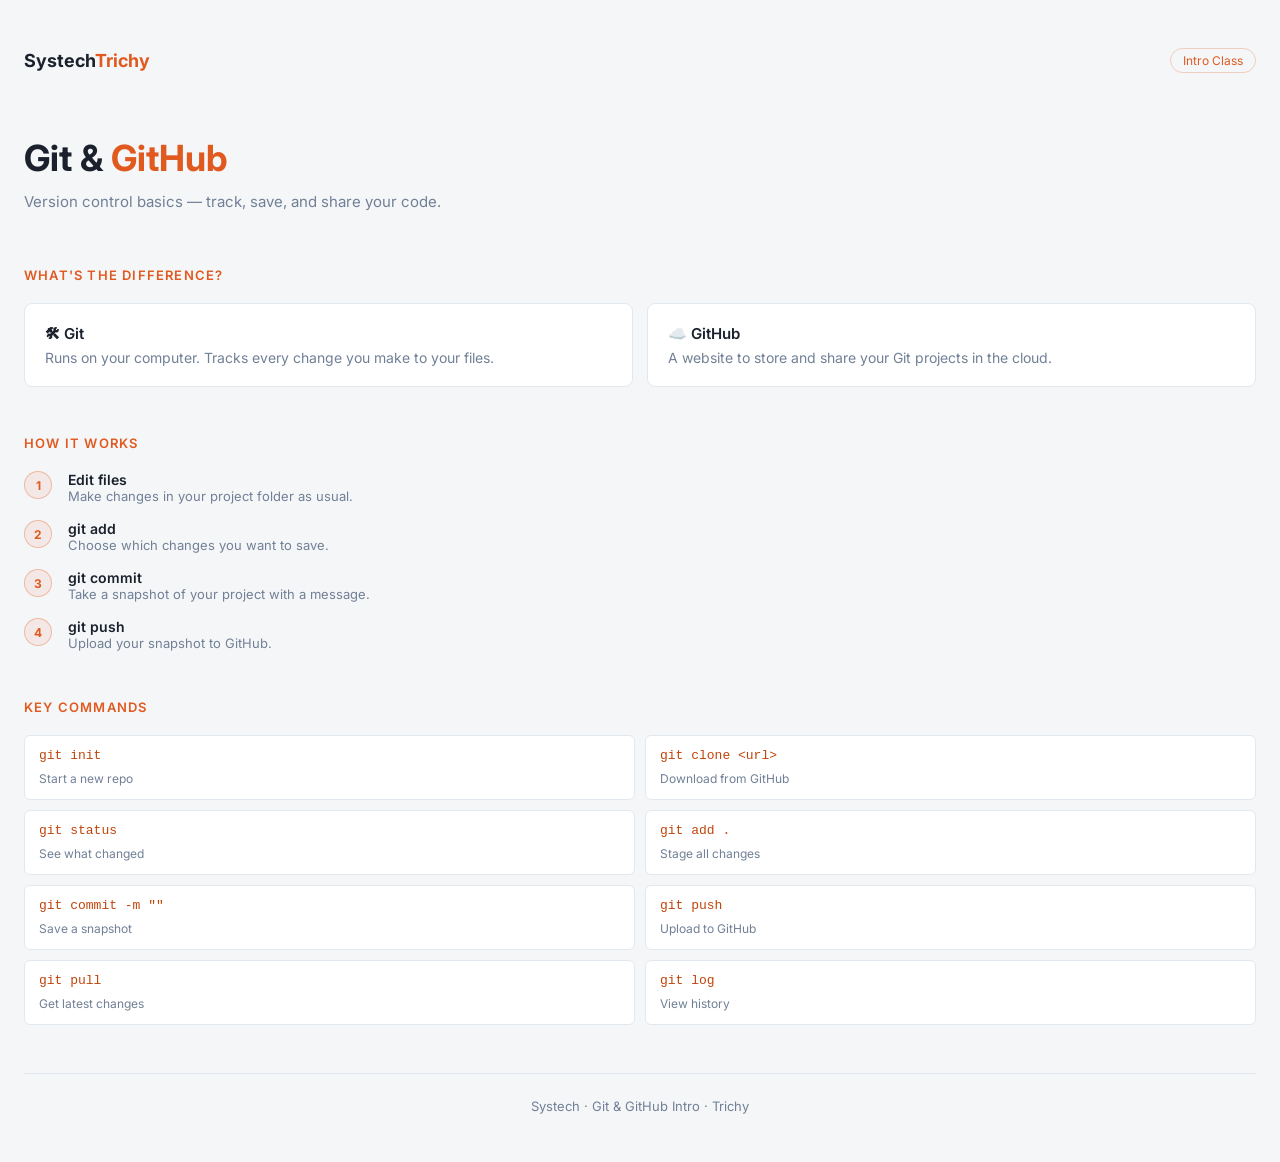
<file: index.html>
<!DOCTYPE html>
<html lang="en">
<head>
  <meta charset="UTF-8"/>
  <meta name="viewport" content="width=device-width, initial-scale=1.0"/>
  <title>Git & GitHub - Systech</title>
  <link rel="icon" type="image/png" href="systech_favicon.png">
  <link href="https://fonts.googleapis.com/css2?family=Inter:wght@400;500;600;700&display=swap" rel="stylesheet"/>
  <link href="style.css" rel = "stylesheet">
</head>
<body>

<nav>
  <div class="logo">Systech<span>Trichy</span></div>
  <div class="tag">Intro Class</div>
</nav>
<div class="hero">
  <h1>Git & <span>GitHub</span></h1>
  <p>Version control basics — track, save, and share your code.</p>
</div>

<div class="block">
  <h2>What's the difference?</h2>
  <div class="cols">
    <div class="col">
      <h3>🛠 Git</h3>
      <p>Runs on your computer. Tracks every change you make to your files.</p>
    </div>
    <div class="col">
      <h3>☁️ GitHub</h3>
      <p>A website to store and share your Git projects in the cloud.</p>
    </div>
  </div>
</div>

<div class="block">
  <h2>How it works</h2>
  <div class="steps">
    <div class="step"><div class="step-n">1</div><div class="step-text"><h4>Edit files</h4><p>Make changes in your project folder as usual.</p></div></div>
    <div class="step"><div class="step-n">2</div><div class="step-text"><h4>git add</h4><p>Choose which changes you want to save.</p></div></div>
    <div class="step"><div class="step-n">3</div><div class="step-text"><h4>git commit</h4><p>Take a snapshot of your project with a message.</p></div></div>
    <div class="step"><div class="step-n">4</div><div class="step-text"><h4>git push</h4><p>Upload your snapshot to GitHub.</p></div></div>
  </div>
</div>

<div class="block">
  <h2>Key commands</h2>
  <div class="cmds">
    <div class="cmd"><code>git init</code><span>Start a new repo</span></div>
    <div class="cmd"><code>git clone &lt;url&gt;</code><span>Download from GitHub</span></div>
    <div class="cmd"><code>git status</code><span>See what changed</span></div>
    <div class="cmd"><code>git add .</code><span>Stage all changes</span></div>
    <div class="cmd"><code>git commit -m ""</code><span>Save a snapshot</span></div>
    <div class="cmd"><code>git push</code><span>Upload to GitHub</span></div>
    <div class="cmd"><code>git pull</code><span>Get latest changes</span></div>
    <div class="cmd"><code>git log</code><span>View history</span></div>
  </div>
</div>

<footer>Systech · Git & GitHub Intro · Trichy</footer>

</body>
</html>
</file>
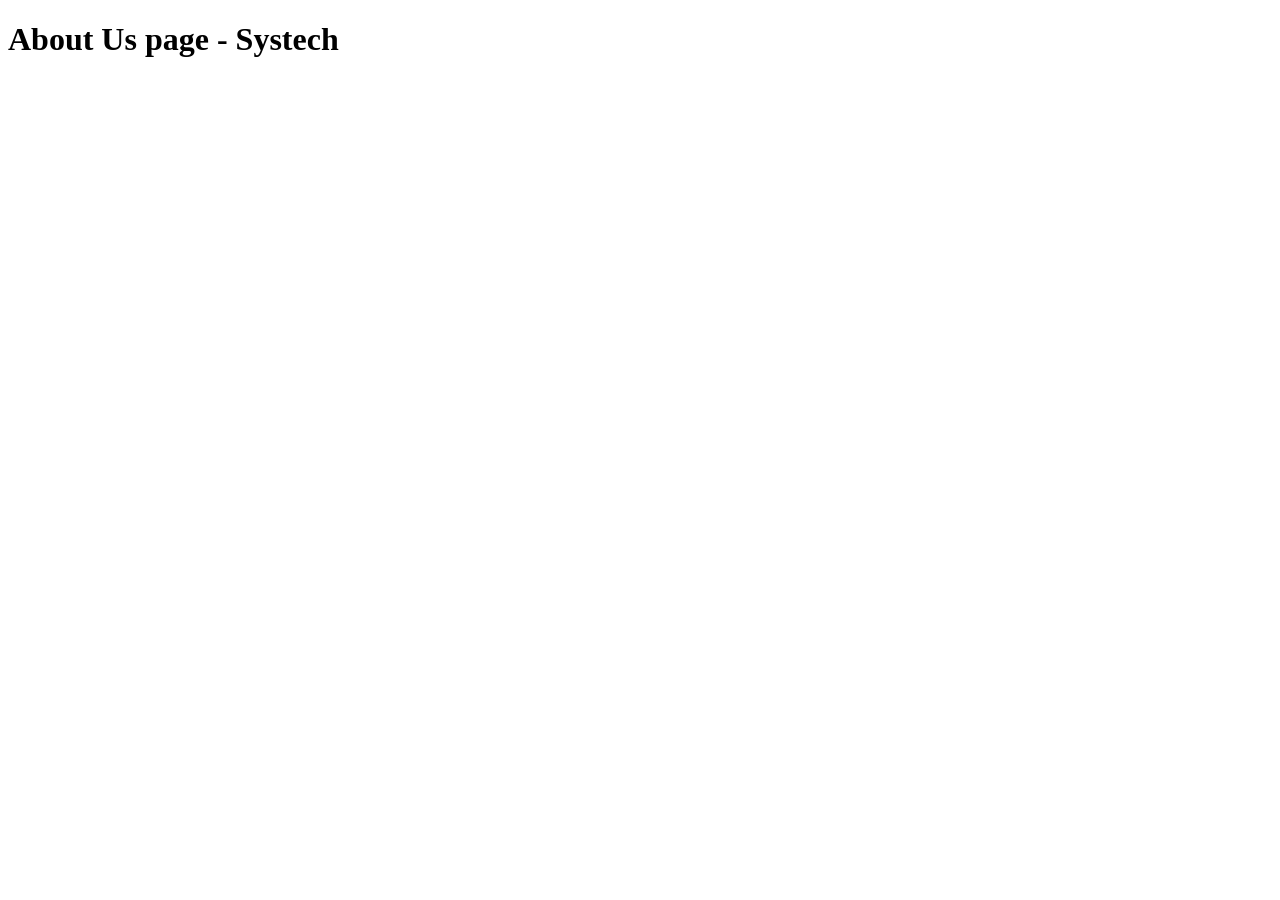
<file: about.html>
<!DOCTYPE html>
<html lang="en">
<head>
    <meta charset="UTF-8">
    <meta name="viewport" content="width=device-width,
    initial-scale=1.0">
    <title>Document</title>
</head>
<body>
    <h1>About Us page - Systech</h1>
</body>
</html>
</file>
<file: style.css>
* { margin:0; padding:0; box-sizing:border-box; }
    body {
      font-family: 'Inter', sans-serif;
      background: #f5f6f8;
      color: #2d3748;
      margin: 0 auto;
      padding: 48px 24px;
    }
    nav {
      display: flex;
      justify-content: space-between;
      align-items: center;
      margin-bottom: 64px;
    }
    .logo { font-size: 18px; font-weight: 700; color: #1a202c; }
    .logo span { color: #e05a20; }
    .tag { font-size: 12px; color: #e05a20; border: 1px solid #e05a2044; padding: 4px 12px; border-radius: 20px; }
    .hero { margin-bottom: 56px; }
    .hero h1 { font-size: 36px; font-weight: 700; color: #1a202c; line-height: 1.2; margin-bottom: 12px; }
    .hero h1 span { color: #e05a20; }
    .hero p { color: #718096; font-size: 15px; }
    .block { margin-bottom: 48px; }
    .block h2 { font-size: 13px; font-weight: 600; letter-spacing: 1.2px; text-transform: uppercase; color: #e05a20; margin-bottom: 20px; }
    .cols { display: grid; grid-template-columns: 1fr 1fr; gap: 14px; }
    @media(max-width:500px){ .cols { grid-template-columns: 1fr; } }
    .col { background: #ffffff; border: 1px solid #e2e8f0; border-radius: 8px; padding: 20px; }
    .col h3 { font-size: 15px; font-weight: 600; color: #1a202c; margin-bottom: 6px; }
    .col p { font-size: 14px; color: #718096; }
    .steps { display: flex; flex-direction: column; gap: 16px; }
    .step { display: flex; gap: 16px; align-items: flex-start; }
    .step-n { width: 28px; height: 28px; flex-shrink: 0; border-radius: 50%; background: #e05a2015; border: 1px solid #e05a2055; color: #e05a20; font-size: 12px; font-weight: 700; display: flex; align-items: center; justify-content: center; }
    .step-text h4 { font-size: 14px; font-weight: 600; color: #1a202c; }
    .step-text p  { font-size: 13px; color: #718096; }
    .cmds { display: grid; grid-template-columns: 1fr 1fr; gap: 10px; }
    @media(max-width:500px){ .cmds { grid-template-columns: 1fr; } }
    .cmd { background: #ffffff; border: 1px solid #e2e8f0; border-radius: 6px; padding: 12px 14px; }
    .cmd code { display: block; font-family: monospace; font-size: 13px; color: #c0440a; margin-bottom: 4px; }
    .cmd span { font-size: 12px; color: #718096; }
    footer { margin-top: 48px; padding-top: 24px; border-top: 1px solid #e2e8f0; font-size: 13px; color: #718096; text-align: center; }
</file>
